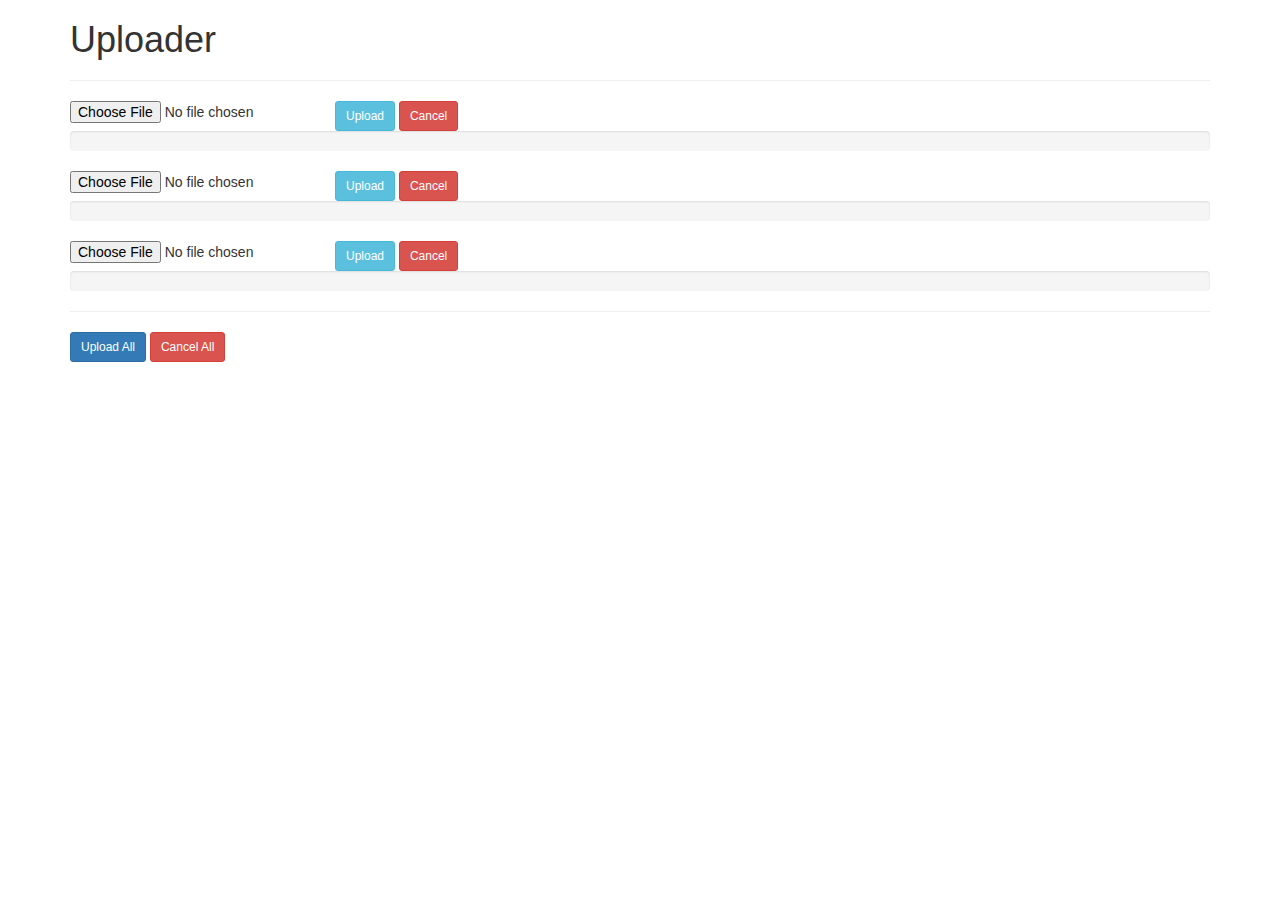
<file: business/index.html>
<!DOCTYPE html>
<html lang="en">
<head>
	<meta charset="UTF-8">
	<title>Upload</title>
	<script src="//ajax.googleapis.com/ajax/libs/jquery/1.11.0/jquery.min.js"></script>
	<link rel="stylesheet" href="//netdna.bootstrapcdn.com/bootstrap/3.1.1/css/bootstrap.min.css">

	<style>
		input[type=file]{
			float:left;
		}
	</style>
</head>
<body>

	<div class="container">

		<h1>Uploader</h1>
		<hr>
		<form action="#">
			<input type="file" name="image" >
			<button class="btn btn-sm btn-info upload" type="submit">Upload</button>
			<button type="button" class="btn btn-sm btn-danger cancel">Cancel</button>

			<div class="progress progress-striped active">
				<div class="progress-bar" style="width:0%"></div>
			</div>
		</form>

		<form action="#">
			<input type="file" name="image" >
			<button class="btn btn-sm btn-info upload" type="submit">Upload</button>
			<button type="button" class="btn btn-sm btn-danger cancel">Cancel</button>

			<div class="progress progress-striped active">
				<div class="progress-bar" style="width:0%"></div>
			</div>
		</form>

		<form action="#">
			<input type="file" name="image" >
			<button class="btn btn-sm btn-info upload" type="submit">Upload</button>
			<button type="button" class="btn btn-sm btn-danger cancel">Cancel</button>

			<div class="progress progress-striped active">
				<div class="progress-bar" style="width:0%"></div>
			</div>
		</form>

		<hr>

		<button class="btn btn-sm btn-primary upload-all">Upload All</button>
		<button class="btn btn-sm btn-danger cancel-all">Cancel All</button>

	</div><!-- end .container -->

	<script>
		$('.upload-all').click(function(){
			//submit all form
			$('form').submit();
		});

		$('.cancel-all').click(function(){
			//submit all form
			$('form .cancel').click();
		});

		$(document).on('submit','form',function(e){
			e.preventDefault();

			$form = $(this);

			uploadImage($form);

		});

		function uploadImage($form){
			$form.find('.progress-bar').removeClass('progress-bar-success')
										.removeClass('progress-bar-danger');

			var formdata = new FormData($form[0]); //formelement
			var request = new XMLHttpRequest();

			//progress event...
			request.upload.addEventListener('progress',function(e){
				var percent = Math.round(e.loaded/e.total * 100);
				$form.find('.progress-bar').width(percent+'%').html(percent+'%');
			});

			//progress completed load event
			request.addEventListener('load',function(e){
				$form.find('.progress-bar').addClass('progress-bar-success').html('upload completed....');
			});

			request.open('post', 'server.php');
			request.send(formdata);

			$form.on('click','.cancel',function(){
				request.abort();

				$form.find('.progress-bar')
					.addClass('progress-bar-danger')
					.removeClass('progress-bar-success')
					.html('upload aborted...');
			});

		}

		//thanks for watching........
		//code on git........

		//subscribe, share, like, comment.............

	</script>
</body>
</html>
</file>
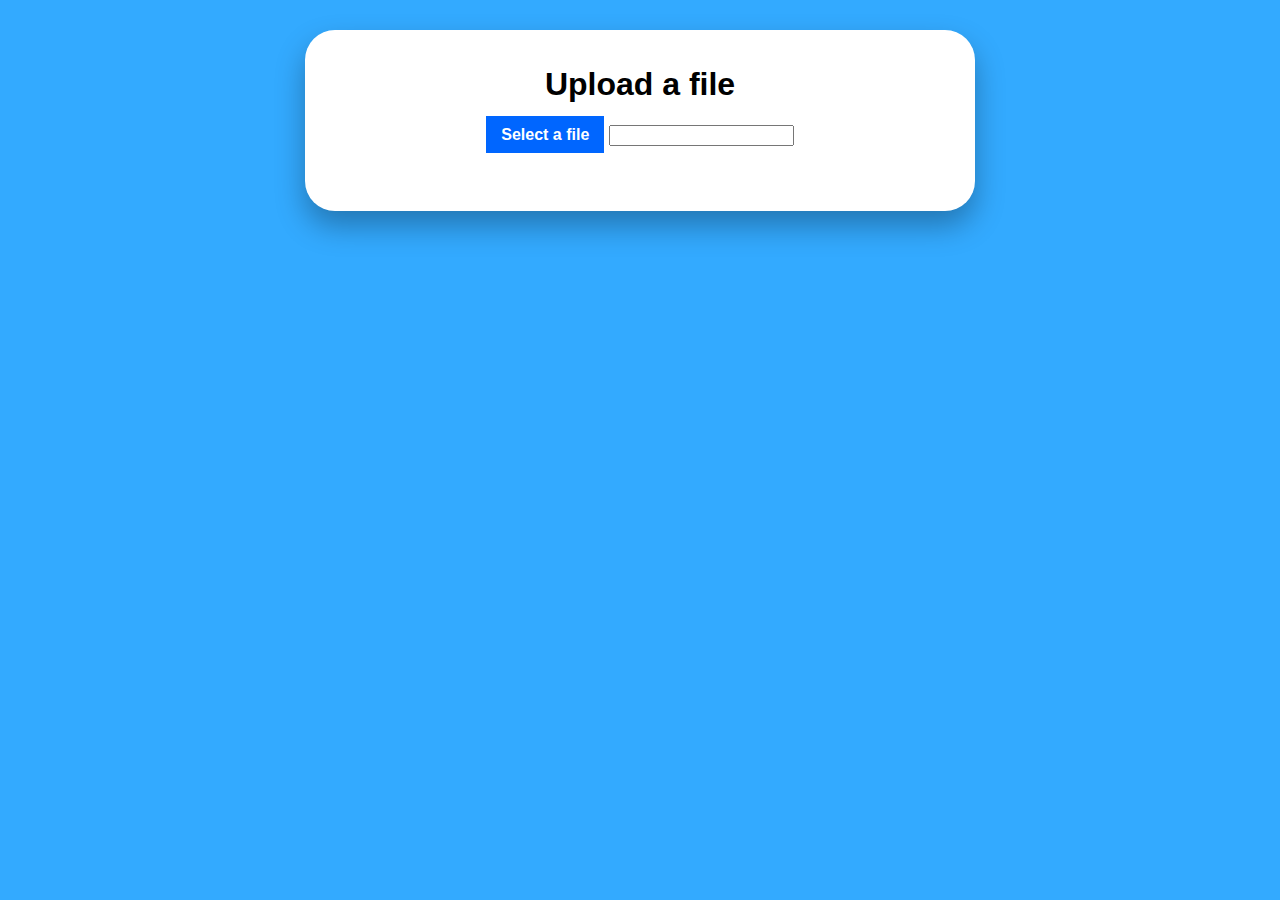
<file: ff/index.html>
<!DOCTYPE html>
<html lang="en">
    <head>
        <meta charset="utf-8">
        <title>File Upload Progress Bar</title>
        <link rel="stylesheet" href="styles.css">
    </head>
    <body>
        <main>
            <h1>Upload a file</h1>
            <p>
                <input type="file" id="file-input">
		
                <label for="file-input">Select a file</label>
 <input type="text" id="file-text">

            </p>
            <p>
                <progress id="upload-progress"></progress>
            </p>
            <p id="message"></p>
        </main>
        <script src="file-upload-progress-bar.js"></script>
    </body>
</html>
</file>
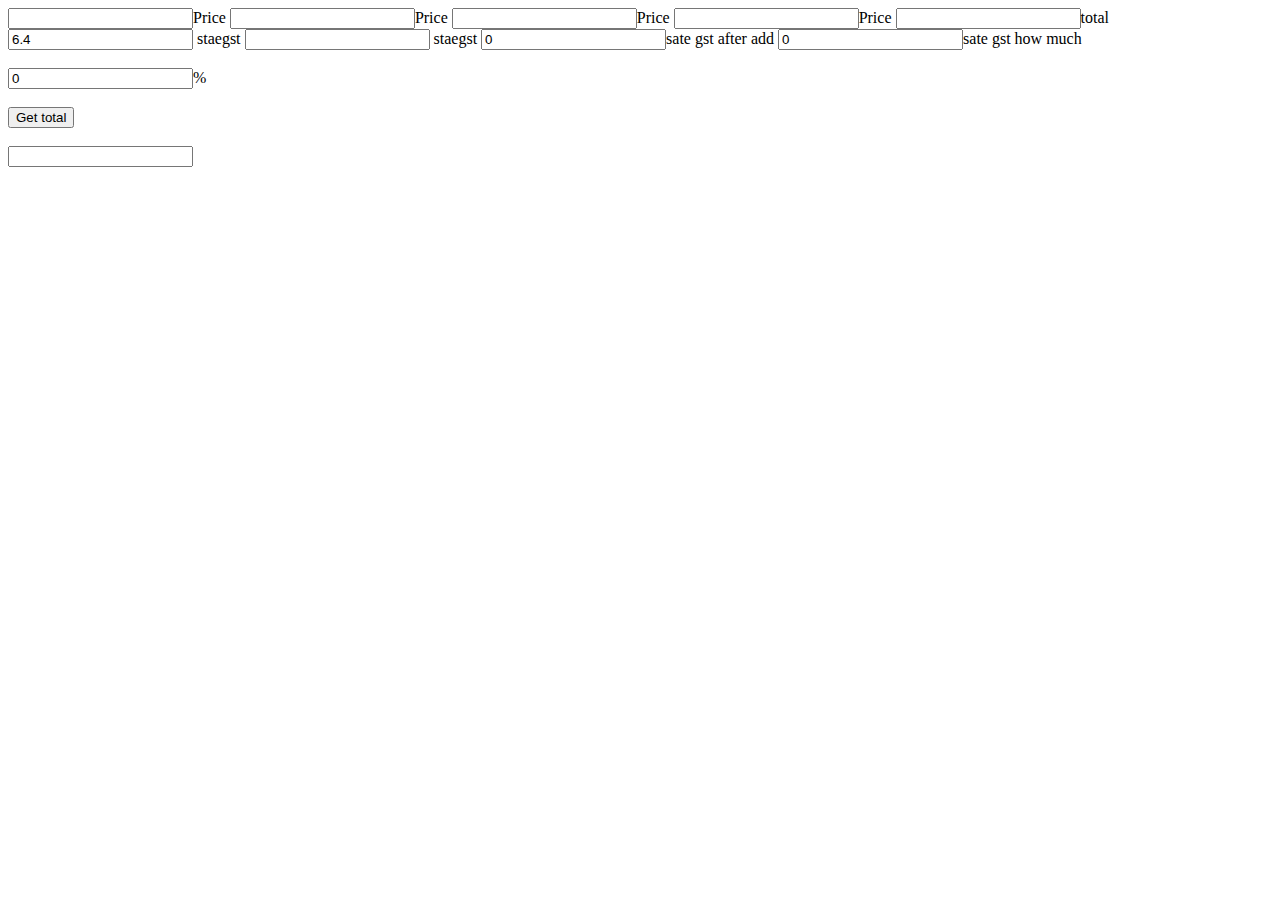
<file: diff.html>
<html>
<body>
    <input class="form-control" name="price" id="price">Price
  <input class="form-control" id="price" name="price">Price
  <input class="form-control" id="price" name="price">Price
  <input class="form-control" id="price" name="price">Price
 <input type='text'      id='totalPrice' class="form-control1" name="total"  />total
  <input type='text'      id='state' class="form-control1"  value="6.4" /> staegst
  <input type='text'      id='jjjstate' class="form-control1"  /> staegst

  <input id="stategst" value="0" class="form-control1">sate gst after add
   <input id="statehow" value="0">sate gst how much
                                      
    <br><br>
    <input id="discount" value="0">%
    <br><br>
    <button onclick="getPrice()">
Get total
</button>
    <br><br>
    <input readonly id="total">
<script src="https://ajax.googleapis.com/ajax/libs/jquery/1.7.1/jquery.min.js "></script>
 
<script>
// we used jQuery 'keyup' to trigger the computation as the user type
 
$('.form-control').keyup(function () {
    var arr = document.getElementsByName('price');
    var tots=0;
    for(var i=0;i<arr.length;i++){
        if(parseInt(arr[i].value))
            tots += parseInt(arr[i].value);
    }
    document.getElementById('totalPrice').value = tots;


 var numVal1 = Number(document.getElementById("totalPrice").value);
            var numVal2 = Number(document.getElementById("state").value) / 100;
	 var statehow = numVal1 * numVal2
            var totalValue = numVal1 + (numVal1 * numVal2)
            document.getElementById("stategst").value = totalValue.toFixed(2);
      document.getElementById("statehow").value = statehow.toFixed(2);


});
</script>
<script>
// we used jQuery 'keyup' to trigger the computation as the user type
 
$('.form-control1').keyup(function () {
 
    var numVal1 = Number(document.getElementById("totalPrice").value);
            var numVal2 = Number(document.getElementById("state").value) / 100;
	 var statehow = numVal1 * numVal2
            var totalValue = numVal1 + (numVal1 * numVal2)
            document.getElementById("stategst").value = totalValue.toFixed(2);
      document.getElementById("statehow").value = statehow.toFixed(2);
     
});
</script>
    <script>
        getPrice = function() {
            var numVal1 = Number(document.getElementById("stategst").value);
            var numVal2 = Number(document.getElementById("discount").value) / 100;
            var totalValue = numVal1 - (numVal1 * numVal2)
            document.getElementById("total").value = totalValue.toFixed(2);
        }
    </script>
</body>
</html>
</file>
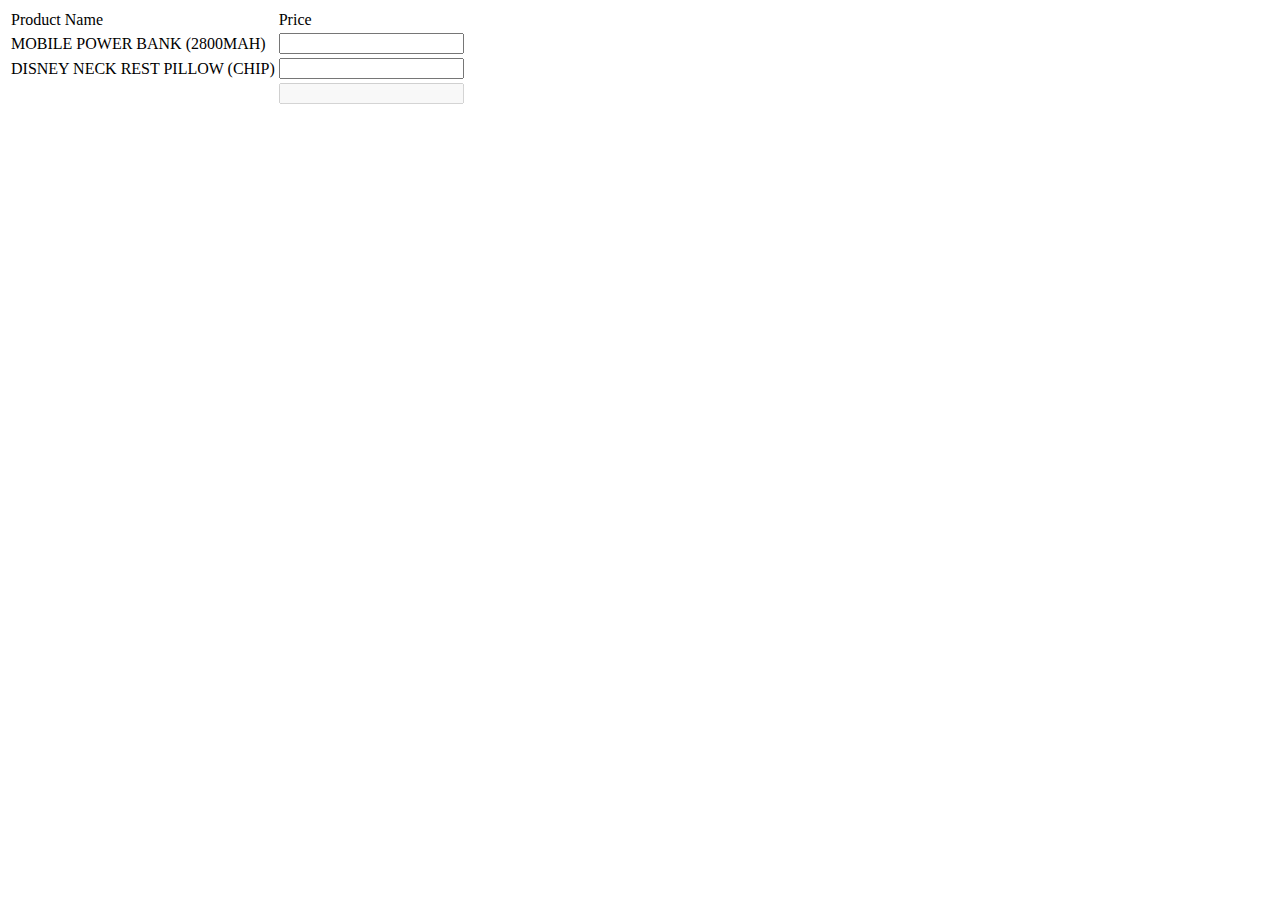
<file: sum.html>
<html>
    <head>
        <title>jQuery Sum Demo</title>
    </head>
<body>
 
<table>
    <tr>
        <td>Product Name</td>
        <td>Price</td>
    </tr>
     
    <tr>
        <td>MOBILE POWER BANK (2800MAH)</td>
        <td><input type='text' class='price' class='prices' id='price'  /></td>
    </tr>
     
    <tr>
        <td>DISNEY NECK REST PILLOW (CHIP)</td>
        <td><input type='text' class='price' class='prices' id='price' /></td>
    
     
    <tr>
        <td></td>
        <td><input type='text'  id='totalPrice' disabled /></td>
    </tr>
</table>
 
<script src="https://ajax.googleapis.com/ajax/libs/jquery/1.7.1/jquery.min.js "></script>
 
<script>
// we used jQuery 'keyup' to trigger the computation as the user type

 
$('.price').keyup(function () {
 
    // initialize the sum (total price) to zero
    var sum = 0;
     
    // we use jQuery each() to loop through all the textbox with 'price' class
    // and compute the sum for each loop
    $('.price').each(function() {
        sum += Number($(this).val());
    });
     
    // set the computed value to 'totalPrice' textbox
    $('#totalPrice').val(sum);
     
});
</script>
 
</body>
</html>
</file>
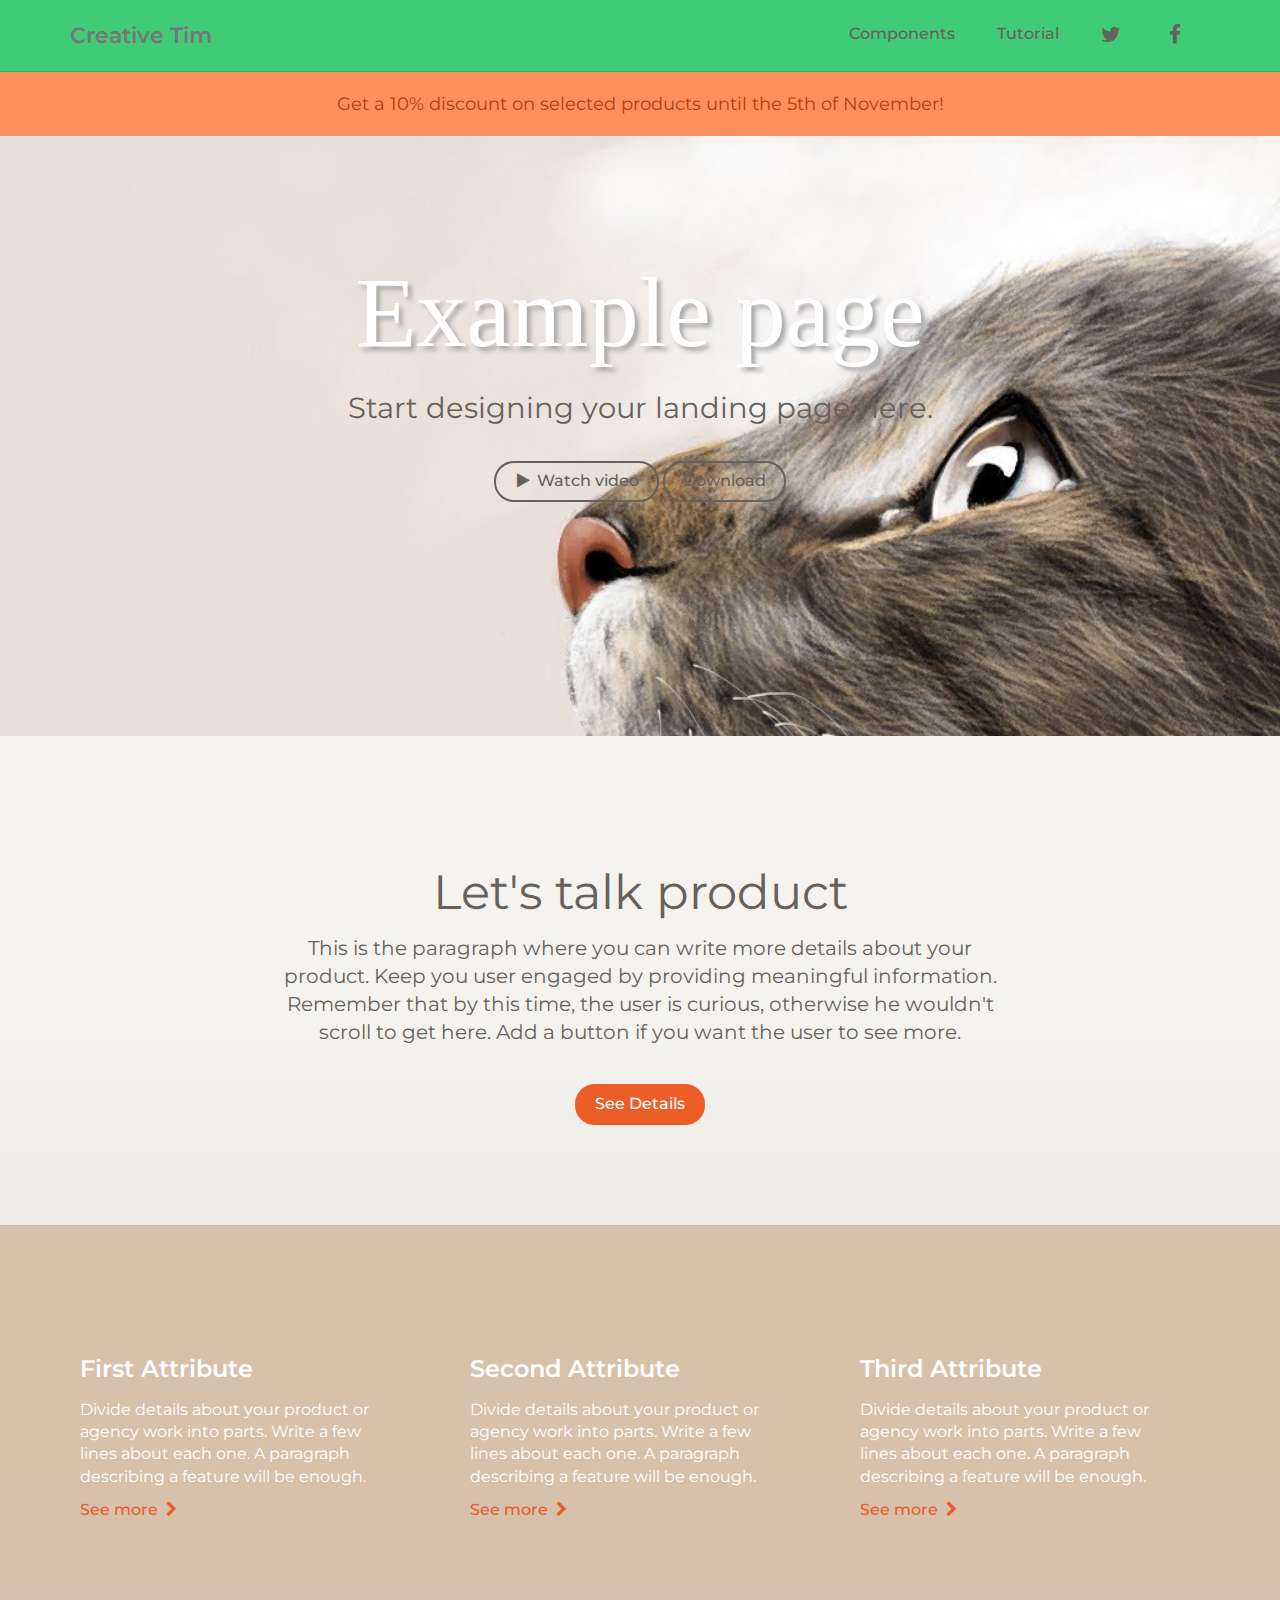
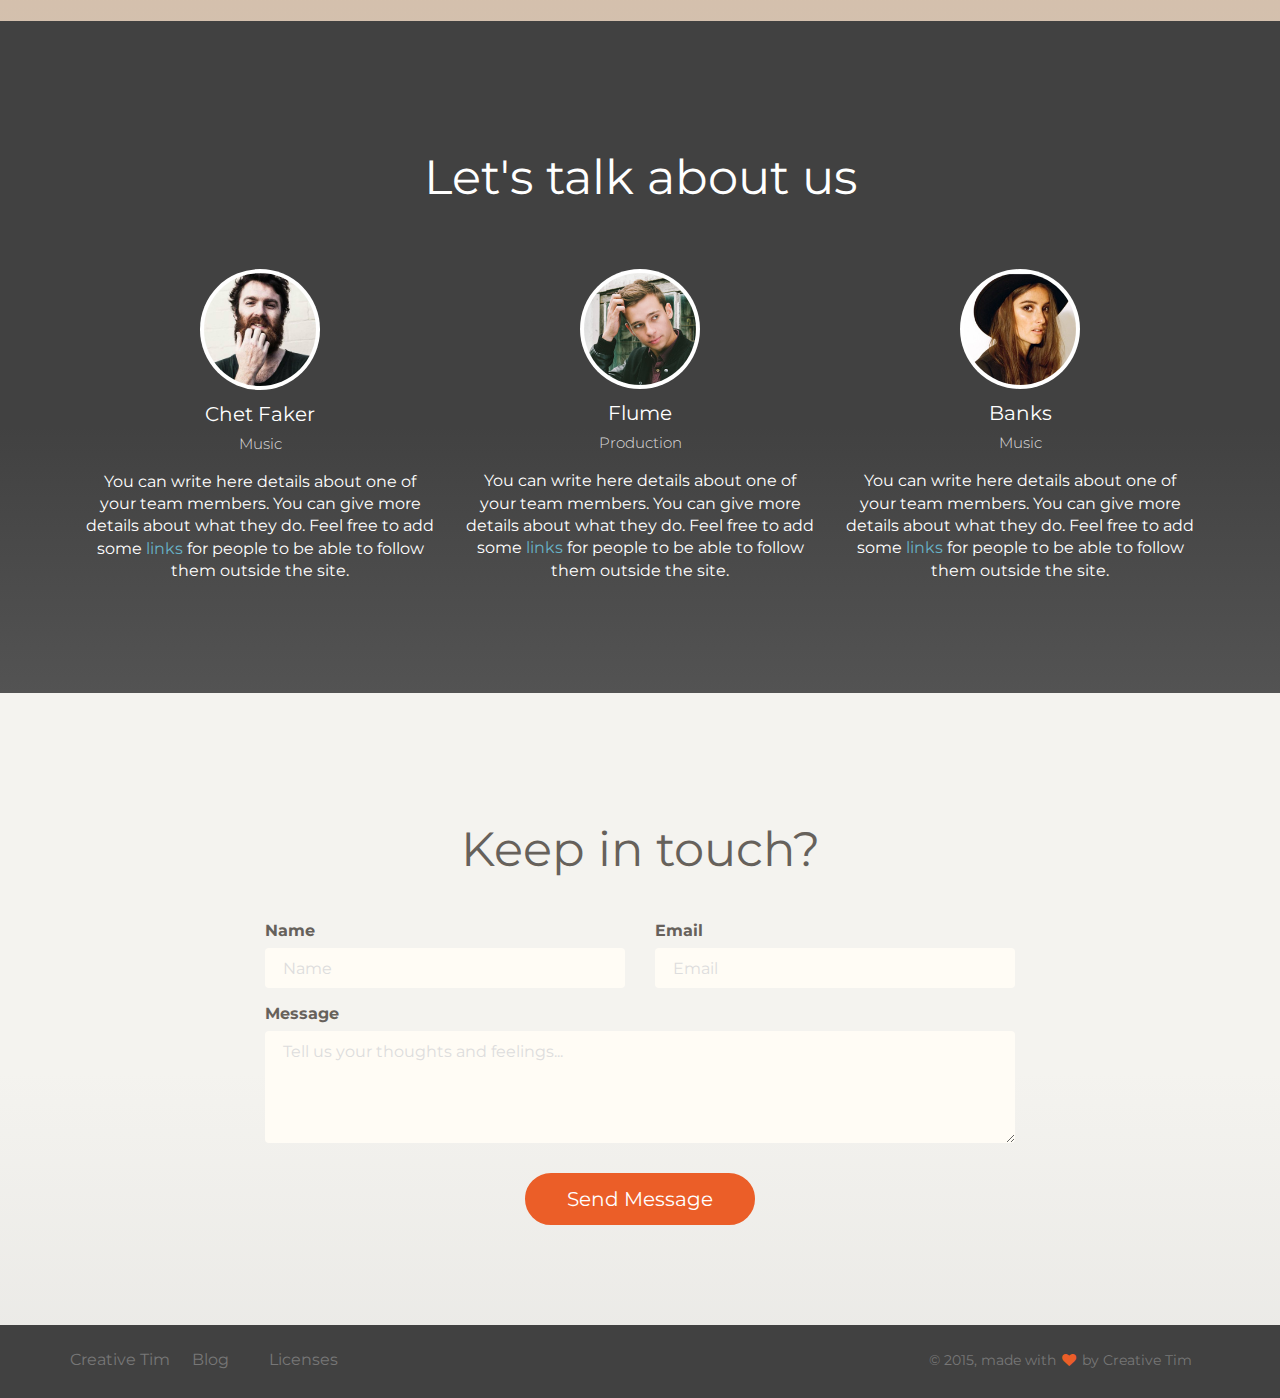
<file: examples/landing.html>
<!doctype html>
<html lang="en">
<head>
	<meta charset="utf-8" />
	<link rel="icon" type="image/png" href="../assets/paper_img/favicon.ico">
	<meta http-equiv="X-UA-Compatible" content="IE=edge,chrome=1" />
	
	<title>Paper Kit by Creative Tim</title>

	<meta content='width=device-width, initial-scale=1.0, maximum-scale=1.0, user-scalable=0' name='viewport' />
    <meta name="viewport" content="width=device-width" />
    
    <link href="../bootstrap3/css/bootstrap.css" rel="stylesheet" />
    <link href="../assets/css/ct-paper.css" rel="stylesheet"/>
    <link href="../assets/css/demo.css" rel="stylesheet" /> 
    <link href="../assets/css/examples.css" rel="stylesheet" /> 
        
    <!--     Fonts and icons     -->
    <link href="http://maxcdn.bootstrapcdn.com/font-awesome/4.2.0/css/font-awesome.min.css" rel="stylesheet">
    <link href='http://fonts.googleapis.com/css?family=Montserrat' rel='stylesheet' type='text/css'>
    <link href='http://fonts.googleapis.com/css?family=Open+Sans:400,300' rel='stylesheet' type='text/css'>
      
</head>
<body>
    
    <nav class="navbar navbar-default" role="navigation-demo" id="demo-navbar">
      <div class="container">
        <!-- Brand and toggle get grouped for better mobile display -->
        <div class="navbar-header">
          <button type="button" class="navbar-toggle" data-toggle="collapse" data-target="#navigation-example-2">
            <span class="sr-only">Toggle navigation</span>
            <span class="icon-bar"></span>
            <span class="icon-bar"></span>
            <span class="icon-bar"></span>
          </button>
          <a class="navbar-brand" href="www.creative-tim.com">Creative Tim</a>
        </div>
    
        <!-- Collect the nav links, forms, and other content for toggling -->
        <div class="collapse navbar-collapse" id="navigation-example-2">
          <ul class="nav navbar-nav navbar-right">
            <li>
                <a href="#" class="btn btn-simple">Components</a>
            </li>
            <li>
                <a href="#" class="btn btn-simple">Tutorial</a>
            </li>
            <li>
                <a href="#" target="_blank" class="btn btn-simple"><i class="fa fa-twitter"></i></a>
            </li>
            <li>
                <a href="#" target="_blank" class="btn btn-simple"><i class="fa fa-facebook"></i></a>
            </li>
           </ul>
        </div><!-- /.navbar-collapse -->
      </div><!-- /.container-->
    </nav>         
    <div class="alert alert-danger landing-alert">
         <div class="container text-center">
             <h5>Get a 10% discount on selected products until the 5th of November!</h5>
        </div>
    </div>
    
    <div class="wrapper">
        <div class="landing-header" style="background-image: url('../assets/paper_img/cat.jpg');">
            <div class="container">
                <div class="motto">
                    <h1 class="title-uppercase">Example page</h1>
                    <h3>Start designing your landing page here.</h3>
                    <br />
                    <a href="https://www.youtube.com/watch?v=dQw4w9WgXcQ" class="btn"><i class="fa fa-play"></i>Watch video</a>
                    <a class="btn">Download</a>
                </div>
            </div>    
        </div>
        <div class="main">
            <div class="section text-center landing-section">
                <div class="container">
                    <div class="row">
                        <div class="col-md-8 col-md-offset-2">
                            <h2>Let's talk product</h2>
                            <h5>This is the paragraph where you can write more details about your product. Keep you user engaged by providing meaningful information. Remember that by this time, the user is curious, otherwise he wouldn't scroll to get here. Add a button if you want the user to see more.</h5>
                            <br />
                            <a href="#" class="btn btn-danger btn-fill">See Details</a>
                        </div>
                    </div>
                </div>
            </div>  
            
            <div class="section section-light-brown landing-section">
                <div class="container">
                    <div class="row">
                        <div class="col-md-4 column">
                            <h4>First Attribute</h4>
                            <p>Divide details about your product or agency work into parts. Write a few lines about each one. A paragraph describing a feature will be enough.</p>
                            <a class="btn btn-danger btn-simple" href="#">See more <i class="fa fa-chevron-right"></i></a>
                        </div>
                        <div class="col-md-4 column">
                            <h4>Second Attribute</h4>
                            <p>Divide details about your product or agency work into parts. Write a few lines about each one. A paragraph describing a feature will be enough.</p>
                            <a class="btn btn-danger btn-simple" href="#">See more <i class="fa fa-chevron-right"></i></a>
                        </div>
                        <div class="col-md-4 column">
                            <h4>Third Attribute</h4>
                            <p>Divide details about your product or agency work into parts. Write a few lines about each one. A paragraph describing a feature will be enough.</p>
                            <a class="btn btn-danger btn-simple" href="#">See more <i class="fa fa-chevron-right"></i></a>
                        </div>
                    </div>
                </div>
            </div>
            
            <div class="section section-dark text-center landing-section">
                <div class="container">
                    <h2>Let's talk about us</h2>
                    <div class="col-md-4">
                        <div class="team-player">
                            <img src="../assets/paper_img/chet_faker_2.jpg" alt="Thumbnail Image" class="img-circle img-responsive">
                            <h5>Chet Faker <br /><small class="text-muted">Music</small></h5>
                            <p>You can write here details about one of your team members. You can give more details about what they do. Feel free to add some <a href="#">links</a> for people to be able to follow them outside the site.</p>
                        </div>
                    </div>
                    <div class="col-md-4">
                        <div class="team-player">
                            <img src="../assets/paper_img/flume.jpg" alt="Thumbnail Image" class="img-circle img-responsive">
                            <h5>Flume <br /><small class="text-muted">Production</small></h5>
                            <p>You can write here details about one of your team members. You can give more details about what they do. Feel free to add some <a href="#">links</a> for people to be able to follow them outside the site.</p>
                        </div>
                    </div>
                    <div class="col-md-4">
                        <div class="team-player">
                            <img src="../assets/paper_img/banks.jpg" alt="Thumbnail Image" class="img-circle img-circle img-responsive">
                            <h5>Banks <br /><small class="text-muted">Music</small></h5>
                            <p>You can write here details about one of your team members. You can give more details about what they do. Feel free to add some <a href="#">links</a> for people to be able to follow them outside the site.</p>
                        </div>
                    </div>
                </div>
            </div>
            
            <div class="section landing-section">
                <div class="container">
                    <div class="row">
                        <div class="col-md-8 col-md-offset-2">
                            <h2 class="text-center">Keep in touch?</h2>
                            <form class="contact-form">
                                <div class="row">
                                    <div class="col-md-6">
                                        <label>Name</label>
                                        <input class="form-control" placeholder="Name">
                                    </div>
                                    <div class="col-md-6">
                                        <label>Email</label>
                                        <input class="form-control" placeholder="Email">
                                    </div>
                                </div>
                                <label>Message</label>
                                <textarea class="form-control" rows="4" placeholder="Tell us your thoughts and feelings..."></textarea>
                                <div class="row">
                                    <div class="col-md-4 col-md-offset-4">
                                        <button class="btn btn-danger btn-block btn-lg btn-fill">Send Message</button>
                                    </div>
                                </div>
                            </form>
                        </div>
                    </div>
                    
                </div>
            </div>
        </div>     
    </div>
    
    <footer class="footer-demo section-dark">
        <div class="container">
            <nav class="pull-left">
                <ul>
    
                    <li>
                        <a href="http://www.creative-tim.com">
                            Creative Tim
                        </a>
                    </li>
                    <li>
                        <a href="http://blog.creative-tim.com">
                           Blog
                        </a>
                    </li>
                    <li>
                        <a href="http://www.creative-tim.com/product/rubik">
                            Licenses 
                        </a>
                    </li>
                </ul>
            </nav>
            <div class="copyright pull-right">
                &copy; 2015, made with <i class="fa fa-heart heart"></i> by Creative Tim
            </div>
        </div>
    </footer>

</body>

<script src="../assets/js/jquery-1.10.2.js" type="text/javascript"></script>
<script src="../assets/js/jquery-ui-1.10.4.custom.min.js" type="text/javascript"></script>

<script src="../bootstrap3/js/bootstrap.js" type="text/javascript"></script>

<!--  Plugins -->
<script src="../assets/js/ct-paper-checkbox.js"></script>
<script src="../assets/js/ct-paper-radio.js"></script>
<script src="../assets/js/bootstrap-select.js"></script>
<script src="../assets/js/bootstrap-datepicker.js"></script>

<script src="../assets/js/ct-paper.js"></script>
    
</html>
</file>
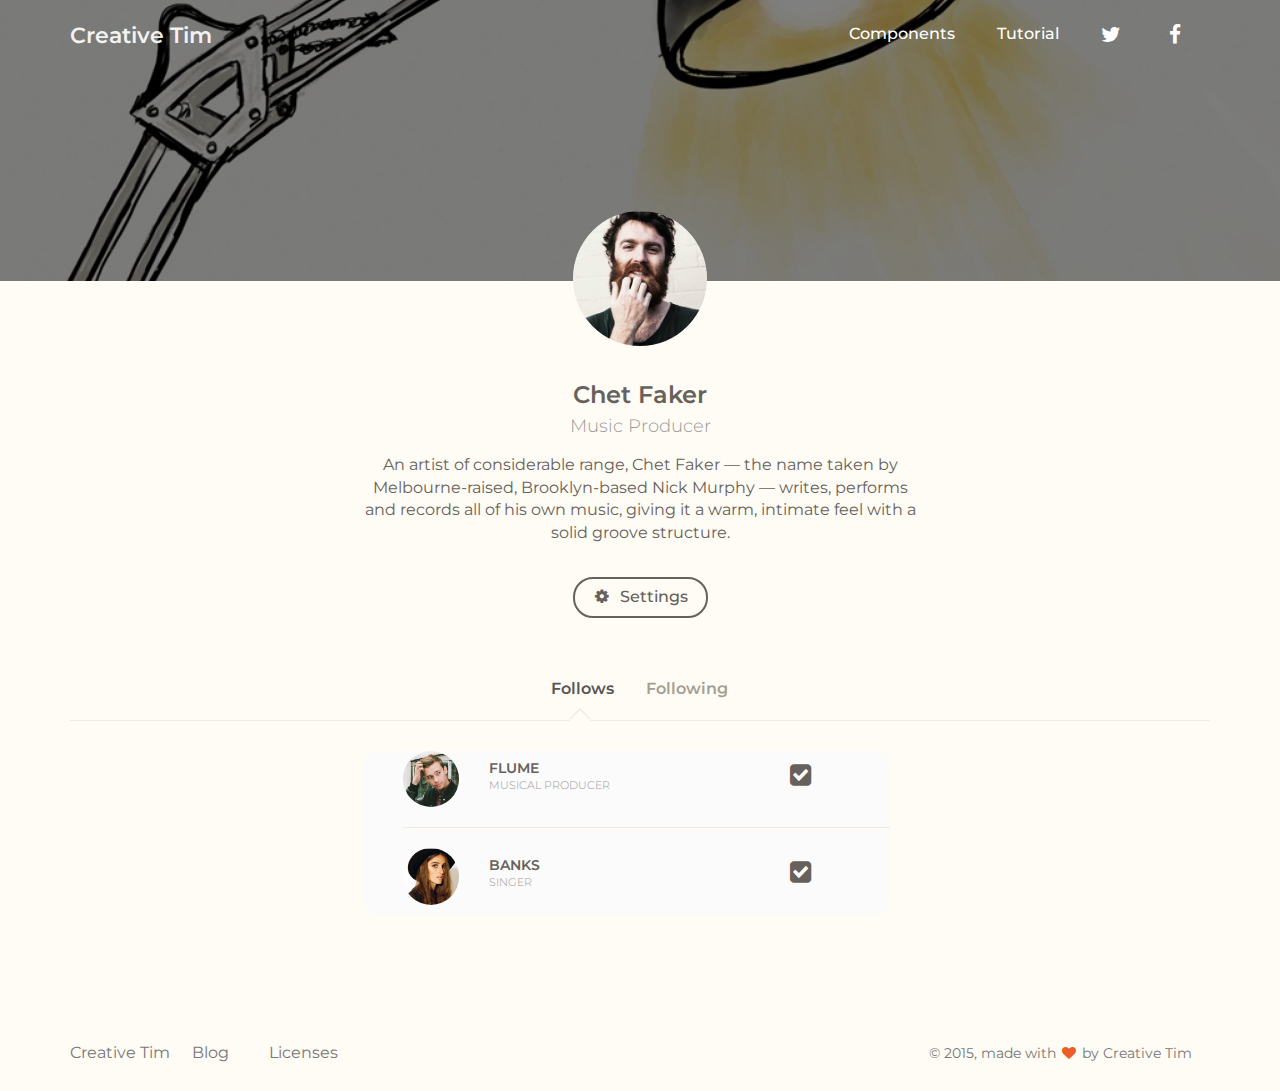
<file: examples/profile.html>
<!doctype html>
<html lang="en">
<head>
	<meta charset="utf-8" />
	<link rel="icon" type="image/png" href="../assets/paper_img/favicon.ico">
	<meta http-equiv="X-UA-Compatible" content="IE=edge,chrome=1" />
	
	<title>Paper Kit by Creative Tim</title>

	<meta content='width=device-width, initial-scale=1.0, maximum-scale=1.0, user-scalable=0' name='viewport' />
    <meta name="viewport" content="width=device-width" />
    
    <link href="../bootstrap3/css/bootstrap.css" rel="stylesheet" />
    <link href="../assets/css/ct-paper.css" rel="stylesheet"/>
    <link href="../assets/css/demo.css" rel="stylesheet" /> 
    <link href="../assets/css/examples.css" rel="stylesheet" /> 
        
    <!--     Fonts and icons     -->
    <link href="http://maxcdn.bootstrapcdn.com/font-awesome/4.2.0/css/font-awesome.min.css" rel="stylesheet">
    <link href='http://fonts.googleapis.com/css?family=Montserrat' rel='stylesheet' type='text/css'>
    <link href='http://fonts.googleapis.com/css?family=Open+Sans:400,300' rel='stylesheet' type='text/css'>
      
</head>
<body>
    <nav class="navbar navbar-ct-transparent navbar-relative " role="navigation-demo" id="register-navbar">
      <div class="container">
        <!-- Brand and toggle get grouped for better mobile display -->
        <div class="navbar-header">
          <button type="button" class="navbar-toggle" data-toggle="collapse" data-target="#navigation-example-2">
            <span class="sr-only">Toggle navigation</span>
            <span class="icon-bar"></span>
            <span class="icon-bar"></span>
            <span class="icon-bar"></span>
          </button>
          <a class="navbar-brand" href="www.creative-tim.com">Creative Tim</a>
        </div>
    
        <!-- Collect the nav links, forms, and other content for toggling -->
        <div class="collapse navbar-collapse" id="navigation-example-2">
          <ul class="nav navbar-nav navbar-right">
            <li>
                <a href="#" class="btn btn-simple">Components</a>
            </li>
            <li>
                <a href="#" class="btn btn-simple">Tutorial</a>
            </li>
            <li>
                <a href="#" target="_blank" class="btn btn-simple"><i class="fa fa-twitter"></i></a>
            </li>
            <li>
                <a href="#" target="_blank" class="btn btn-simple"><i class="fa fa-facebook"></i></a>
            </li>
           </ul>
        </div><!-- /.navbar-collapse -->
      </div><!-- /.container-->
    </nav> 
    
    <div class="wrapper">
        <div class="profile-background"> 
            <div class="filter-black"></div>  
        </div>
        <div class="profile-content section-nude">
            <div class="container">
                <div class="row owner">
                    <div class="col-md-2 col-md-offset-5 col-sm-4 col-sm-offset-4 col-xs-6 col-xs-offset-3 text-center">
                        <div class="avatar">
                            <img src="../assets/paper_img/chet_faker_2.jpg" alt="Circle Image" class="img-circle img-no-padding img-responsive">
                        </div>
                        <div class="name">
                            <h4>Chet Faker<br /><small>Music Producer</small></h4>
                        </div>
                    </div>
                </div>
                <div class="row">
                    <div class="col-md-6 col-md-offset-3 text-center">
                        <p>An artist of considerable range, Chet Faker — the name taken by Melbourne-raised, Brooklyn-based Nick Murphy — writes, performs and records all of his own music, giving it a warm, intimate feel with a solid groove structure. </p>
                        <br />
                        <btn class="btn"><i class="fa fa-cog"></i> Settings</btn>
                    </div>
                </div>
                <div class="profile-tabs">
                    <div class="nav-tabs-navigation">
                        <div class="nav-tabs-wrapper">
                            <ul id="tabs" class="nav nav-tabs" data-tabs="tabs">
                                <li class="active"><a href="#follows" data-toggle="tab">Follows</a></li>
                                <li><a href="#following" data-toggle="tab">Following</a></li>
<!--                                 <li><a href="#following" data-toggle="tab">Following</a></li> -->
                            </ul>
                        </div>
                    </div>
                    <div id="my-tab-content" class="tab-content">
                        <div class="tab-pane active" id="follows">
                            <div class="row">
                                <div class="col-md-6 col-md-offset-3">
                                    <ul class="list-unstyled follows">
                                        <li>
                                            <div class="row">
                                                <div class="col-md-2 col-md-offset-0 col-xs-3 col-xs-offset-2">
                                                    <img src="../assets/paper_img/flume.jpg" alt="Circle Image" class="img-circle img-no-padding img-responsive">
                                                </div>
                                                <div class="col-md-7 col-xs-4">
                                                    <h6>Flume<br /><small>Musical Producer</small></h6>
                                                </div>
                                                <div class="col-md-3 col-xs-2">
                                                    <div class="unfollow" rel="tooltip" title="Unfollow">
                                                        <label class="checkbox" for="checkbox1" >
                                                            <input type="checkbox" value="" id="checkbox1" data-toggle="checkbox" checked>
                                                        </label>
                                                    </div>
                                                </div>
                                            </div>
                                        </li>
                                        <hr />
                                        <li>
                                            <div class="row">
                                                <div class="col-md-2 col-md-offset-0 col-xs-3 col-xs-offset-2">
                                                    <img src="../assets/paper_img/banks.jpg" alt="Circle Image" class="img-circle img-no-padding img-responsive">
                                                </div>
                                                <div class="col-md-7 col-xs-4">
                                                    <h6>Banks<br /><small>Singer</small></h6>
                                                </div>
                                                <div class="col-md-3 col-xs-2">
                                                    <div class="unfollow" rel="tooltip" title="Unfollow">
                                                        <label class="checkbox" for="checkbox1" >
                                                            <input type="checkbox" value="" id="checkbox1" data-toggle="checkbox" checked>
                                                        </label>
                                                    </div>
                                                </div>
                                            </div>
                                        </li>
                                    </ul>
                                </div>
                            </div>
                        </div>
                        <div class="tab-pane text-center" id="following">
                            <h3 class="text-muted">Not following anyone yet :(</h3>
                            <btn class="btn btn-warning btn-fill">Find artists</btn>
                        </div>
                    </div>
                    
                </div>        
            </div>
        </div>
    </div> 
    <footer class="footer-demo section-nude">
        <div class="container">
            <nav class="pull-left">
                <ul>
    
                    <li>
                        <a href="http://www.creative-tim.com">
                            Creative Tim
                        </a>
                    </li>
                    <li>
                        <a href="http://blog.creative-tim.com">
                           Blog
                        </a>
                    </li>
                    <li>
                        <a href="http://www.creative-tim.com/product/rubik">
                            Licenses 
                        </a>
                    </li>
                </ul>
            </nav>
            <div class="copyright pull-right">
                &copy; 2015, made with <i class="fa fa-heart heart"></i> by Creative Tim
            </div>
        </div>
    </footer>

    
</body>

<script src="../assets/js/jquery-1.10.2.js" type="text/javascript"></script>
<script src="../assets/js/jquery-ui-1.10.4.custom.min.js" type="text/javascript"></script>

<script src="../bootstrap3/js/bootstrap.js" type="text/javascript"></script>

<!--  Plugins -->
<script src="../assets/js/ct-paper-checkbox.js"></script>
<script src="../assets/js/ct-paper-radio.js"></script>
<script src="../assets/js/bootstrap-select.js"></script>
<script src="../assets/js/bootstrap-datepicker.js"></script>

<script src="../assets/js/ct-paper.js"></script>

</html>
</file>
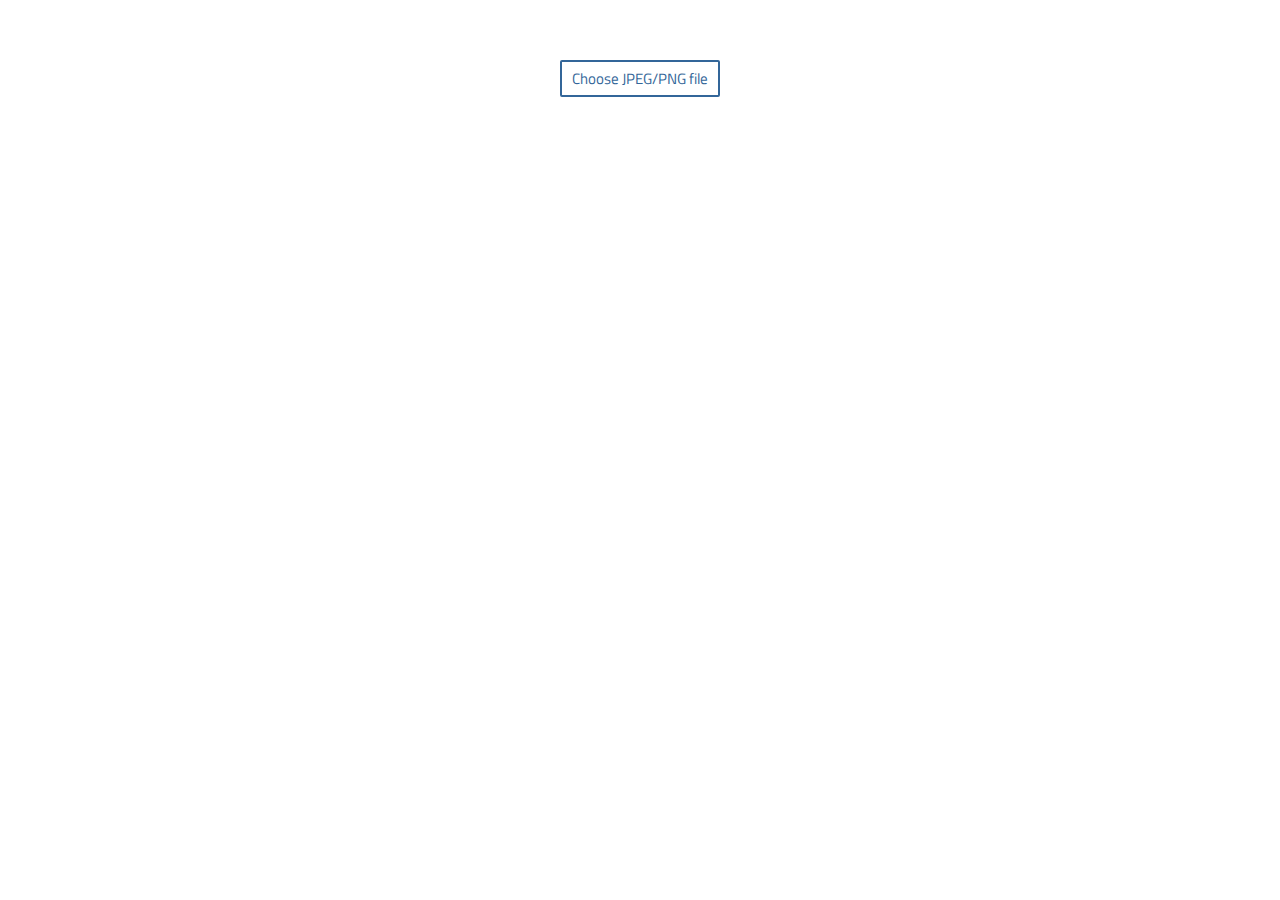
<file: New Folder (6)/upload.html>
<!DOCTYPE html>
<html>
<head>
<meta http-equiv="Content-Type" content="text/html; charset=UTF-8" />
<link href='https://fonts.googleapis.com/css?family=Titillium+Web:400' rel='stylesheet' type='text/css'>
<style type="text/css">

body {
	margin: 0;
	font-family: "Titillium Web";
	font-size: 15px;
}

#container {
	width: 650px;
	margin: 60px auto;
}

#upload-choose-container {
	
}

#upload-file {
	display: none;
}

button {
	background-color: white;
	color: #336699;
	border: 2px solid #336699;
	font-family: inherit;
	outline: none;
	min-width: 100px;
	padding: 5px 10px;
	font-size: inherit;
	border-radius: 2px;
	cursor: pointer;
}

#choose-upload-button {
	display: block;
	margin: 0 auto;
}

#upload-file-final-container {
	display: none;
	text-align: center;
}

#file-name {
	color: #336699;
	display: inline-block;
	vertical-align: middle;
}

#upload-button {
	display: inline-block;
	vertical-align: middle;
	margin: 0 30px;
}

#cancel-button {
	display: inline-block;
	vertical-align: middle;
	color: #777777;
	border: 2px solid #777777;
}

#upload-progress {
	margin: 20px 0 0 0;
	text-align: center;
	display: none;
}

#error-message {
	display: none;
	text-align: center;
	color: #c0392b;
	margin: 20px 0 0 0;
}

</style>
</head>

<body>

<div id="container">
	<div id="upload-container">
		<div id="upload-choose-container">
			<input type="file" id="upload-file" accept="image/jpeg, image/png" />
			<button id="choose-upload-button">Choose JPEG/PNG file</button>
		</div>
		<div id="upload-file-final-container">
			<span id="file-name"></span><button id="upload-button">Upload</button><button id="cancel-button">Cancel</button>
		</div>
		<div id="upload-progress"><span id="upload-percentage"></span> % uploaded</div>
		<div id="error-message"></div>
	</div>
</div>

<script>


// Show the file browse dialog
document.querySelector('#choose-upload-button').addEventListener('click', function() {
	document.querySelector('#upload-file').click();
});


// When a new file is selected
document.querySelector('#upload-file').addEventListener('change', function() {
	var file = this.files[0],
		excel_mime_types = [ 'image/jpeg', 'image/png' ];
	
	document.querySelector('#error-message').style.display = 'none';
	
	// Validate MIME type
	if(excel_mime_types.indexOf(file.type) == -1) {
		document.querySelector('#error-message').style.display = 'block';
		document.querySelector('#error-message').innerText = 'Error : Only JPEG and PNG files allowed';
		return;
	}

	// Max 2 Mb allowed
	if(file.size > 2*1024*1024) {
		document.querySelector('#error-message').style.display = 'block';
		document.querySelector('#error-message').innerText = 'Error : Exceeded size 2MB';
		return;
	}

	document.querySelector('#upload-choose-container').style.display = 'none';
	document.querySelector('#upload-file-final-container').style.display = 'block';
	document.querySelector('#file-name').innerText = file.name;
});


// Cancel button event
document.querySelector('#cancel-button').addEventListener('click', function() {
	document.querySelector('#error-message').style.display = 'none';
	document.querySelector('#upload-choose-container').style.display = 'block';
	document.querySelector('#upload-file-final-container').style.display = 'none';

	document.querySelector('#upload-file').setAttribute('value', '');
});


// Upload via AJAX
document.querySelector('#upload-button').addEventListener('click', function() {
	var data = new FormData(),
		request;

    data.append('file', document.querySelector('#upload-file').files[0]);

    var request = new XMLHttpRequest();
    request.addEventListener('load', function(e) {
    	document.querySelector('#upload-progress').style.display = 'none';

    	if(request.response.error == 1) {
    		document.querySelector('#error-message').innerText = request.response.message;
    		document.querySelector('#error-message').style.display = 'block';
    	}
    	else if(request.response.error == 0) {
    		document.querySelector('#cancel-button').click();
    		alert('File uploaded successfully');
    	}
    });
    request.upload.addEventListener('progress', function(e) {
    	var percent_complete = (e.loaded / e.total)*100;
    	
    	document.querySelector('#upload-percentage').innerText = percent_complete;
    	document.querySelector('#upload-progress').style.display = 'block';
    });
    request.responseType = 'json';
    request.open('post', 'upload.php'); 
    request.send(data); 
});

</script>

</body>
</html>
</file>
<file: ff/styles.css>
:root {
    font-family: 'Comfortaa', sans-serif;
    font-size: 16px;
}

body {
    margin: 0;
    background-color: #3af;
}

main {
    margin: 30px auto;
    background-color: white;
    border-radius: 30px;
    padding: 15px;
    box-shadow: 0 15px 30px rgba(0, 0, 0, 0.3);
    width: 50%;
    text-align: center;
}

#file-input {
    display: none;
}

label[for='file-input'] {
    color: white;
    background-color: #06f;
    padding: 10px 15px;
    font-weight: bold;
    cursor: pointer;
}

label[for='file-input']:hover {
    background-color: #28f;
}

#file-input:disabled + label[for='file-input'] {
    background-color: #aaa;
    cursor: default;
}

#upload-progress {
    visibility: hidden;
}

#upload-progress.visible {
    visibility: visible;
}
</file>
<file: assets/css/demo.css>
.tim-row{
    margin-bottom: 20px;
}

.tim-white-buttons {
    background-color: #777777;
}
.tim-title{
    margin-top: 30px;
    margin-bottom: 25px;
    min-height: 32px;
}
.tim-title.text-center{
    margin-bottom: 50px;
}
.tim-typo{
    padding-left: 25%;
    margin-bottom: 40px;
    position: relative;
}
.tim-typo .tim-note{
    bottom: 10px;
    color: #c0c1c2;
    display: block;
    font-weight: 400;
    font-size: 13px;
    line-height: 13px;
    left: 0;
    margin-left: 20px;
    position: absolute;
    width: 260px;
}
.tim-row{
    padding-top: 50px;
}
.tim-row h3{
    margin-top: 0;
}
.switch{
    margin-right: 20px;
}
#navbar-full .navbar{
    border-radius: 0 !important;
    margin-bottom: 0;
    z-index: 2;
}
.space{
    height: 130px;
    display: block;
}
.space-110{
    height: 110px;
    display: block;
}
.space-50{
    height: 50px;
    display: block;
}
.space-70{
    height: 70px;
    display: block;
}
.navigation-example .img-src{
    background-attachment: scroll;
}

.main{
    background-color: #fff;
/*     position: relative; */

}
.navigation-example{
    background-image: url('../paper_img/red.jpg');
    background-position: center center;
    background-size: cover;
    background-attachment: fixed;
    margin-top:0;
}
#notifications{
    background-color: #FFFFFF;
    display: block;
    width: 100%;
    position: relative;
}
.tim-note{
    text-transform: capitalize;
}
.subscribe-form{
    padding-top: 20px;
}
.subscribe-form .form-control{

}

.space-100{
    height: 100px;
    display: block;
    width: 100%;
}

.be-social{
    padding-bottom: 20px;
/*     border-bottom: 1px solid #aaa; */
    margin: 0 auto 40px;
}
.txt-white{
    color: #FFFFFF;
}
.txt-gray{
    color: #ddd !important;
}
.footer-demo{
    background-attachment: fixed;
    position: relative;
    line-height: 20px;
}
.footer-demo nav > ul {
  list-style: none;
  margin: 0;
  padding: 0;
  font-weight: normal;
}
.footer-demo nav > ul > li{
    display: inline-block;
    padding: 10px 15px;
    margin: 15px 3px;
    line-height: 20px;
    text-align: center;
}
.footer-demo nav > ul > li:first-child{
    margin: 0;
    padding: 0;
}
.footer-demo nav > ul a:not(.btn) {
  color: #777777;
  display: block;
  margin-bottom: 3px;
}
.footer-demo nav > ul a:not(.btn):hover, .footer nav > ul a:not(.btn):focus {
  color: #E3E3E3;
}
.footer-demo .copyright {
  color: #777777;
  padding: 10px 15px;
  font-size: 14px;
  margin: 15px 3px;
  line-height: 20px;
  text-align: center;
}
.footer-demo .heart{
    color: #EB5E28;
}

.social-share{
    float: left;
    margin-right: 8px;
}
.social-share a{
    color: #FFFFFF;
}
#subscribe_email{
    border-radius: 0;
    border-left: 0;
    border-right: 0;
}
.pick-class-label{
    border-radius: 8px;
    color: #ffffff;
    cursor: pointer;
    display: inline-block;
    font-size: 75%;
    font-weight: bold;
    line-height: 1;
    margin-right: 10px;
    padding: 23px;
    text-align: center;
    vertical-align: baseline;
    white-space: nowrap;
}

.parallax{
  width:100%;
  height:570px;

  display: block;
  background-attachment: fixed;
    background-repeat:no-repeat;
    background-size:cover;
    background-position: center center;

}

.logo-container .logo{
    overflow: hidden;
    border-radius: 50%;
    border: 1px solid #333333;
    width: 50px;
    float: left;
}

.logo-container .brand{
    font-size: 18px;
    color: #FFFFFF;
    line-height: 20px;
    float: left;
    margin-left: 10px;
    margin-top: 5px;
    width: 50px;
    height: 50px;
}
.logo-container{
    margin-top: 10px;
}
.logo-container .logo img{
    width: 100%;
}
.navbar-small .logo-container .brand{
    color: #333333;
}
.demo-header{
    background-size: cover;
    background-color: #FF8F5E;
    background-position: center top;
    margin-top: -100px;
    min-height: 600px;
}
.demo-header-image{
    background-image: url('../paper_img/city.jpg');
}
.demo-header .motto{
    color: #FFFFFF;
    padding-top: 25vh;
    
	text-align: center;
    z-index: 3;
}
.demo-header .motto h3{
    margin-bottom: 0;

}
.separator{
    content: "Separator";
    color: #FFFFFF;
    display: block;
    width: 100%;
    padding: 20px;
}
.separator-line{
    background-color: #EEE;
    height: 1px;
    width: 100%;
    display: block;
}
.separator.separator-gray{
    background-color: #EEEEEE;
}
.social-buttons-demo .btn{
    margin-right: 5px;
    margin-bottom: 7px;
}

.img-container{
    width: 100%;
    overflow: hidden;
}
.img-container img{
    width: 100%;
}
.lightbox img{
    width: 100%;
}
.lightbox .modal-content{
    overflow: hidden;
}
.lightbox .modal-body{
    padding: 0;
}
@media screen and (min-width: 991px){
    .lightbox .modal-dialog{
        width: 960px;
    }
}

@media (max-width: 768px){
    .btn, .btn-morphing{
        margin-bottom: 10px;
    }
    .parallax .motto{
        top: 170px;
        margin-top: 0;
        font-size: 60px;
        width: 270px;
    }
}

.presentation .loader{
    opacity: 0;
    display: block;
    transition: all 0.4s;
    -webkit-transition: all 0.4s;
    position: fixed;
    left: 50%;
    top: 50%;
    z-index: 1031;
    margin-left: -32px;
    margin-top: -32px;
}
.presentation  .loader.visible{
    display: block;
    opacity: 1;
}
.presentation  .modal-content{
    background-color: transparent;
    box-shadow: 0 0 0;
}
.presentation .modal-backdrop.in{
    opacity: 0.45;
}
.presentation .preload-image{
    display: none;
    box-shadow: 0 0 15px rgba(0, 0, 0, 0.15), 0 0 1px 1px rgba(0, 0, 0, 0.1);
}
/*       Loading dots  */

/*      transitions */
.presentation .front, .presentation .front:after, .presentation .front .btn, .logo-container .logo, .logo-container .brand{
     -webkit-transition: all .2s;
    -moz-transition: all .2s;
    -o-transition: all .2s;
    transition: all .2s;
}
.presentation{

}
.presentation .section{
    padding: 100px 0;
}
.presentation .colors{
    padding: 100px 0;
}
.presentation > .description{
    padding-top: 20px;
}
.presentation .section-rotation{
    padding: 140px 0;
}
.presentation .section-images{
    padding: 80px 0;
}
.presentation .section-thin{
    padding: 0;
}
.presentation .section-pay{
    padding-top: 20px;
}
.presentation .colors{
    padding: 70px 0;
    z-index: 7;
    position: relative;
    margin-top: -300px;
}
.presentation .colors{
    border-top: 1px solid #DDDDDD;
}
.presentation .card-container{
     -webkit-perspective: 800px;
    -moz-perspective: 800px;
    -o-perspective: 800px;
    perspective: 800px;
    min-height: 500px;
    width: 300px;
    position: relative;
    margin-top: 90px;
}
.presentation .card-component{
    -webkit-transform-style: preserve-3d;
   -moz-transform-style: preserve-3d;
     -o-transform-style: preserve-3d;
        transform-style: preserve-3d;
	position: relative;
	height: 600px;
}
.presentation .card-component .front{
    -webkit-backface-visibility: hidden;
    -moz-backface-visibility: hidden;
    -o-backface-visibility: hidden;
    backface-visibility: hidden;
    -webkit-transform: rotateY( -28deg );
    -moz-transform: rotateY( -28deg );
    -o-transform: rotateY( -28deg );
    transform: rotateY( -28deg );

	position: absolute;
	top: 0;
	left: 0;
	background-color: #FFF;
    width: 100%;
    cursor: pointer;
    box-shadow: 10px 4px 14px rgba(0, 0, 0, 0.12);
    border-radius: 10px;
    overflow: hidden;
    border: 1px solid rgba(0,0,0,.12);
}

.presentation .front img{
    z-index: 2;
    position: relative;
}

.presentation .card-container:hover .front{
    top: -10px;
}

.presentation .card-component img{
    width: 100%;
}
.presentation .description .col-md-3{
    width: 16%;
    margin-left: 4%;
}
.presentation .first-card{
    z-index: 6;
}
.presentation .second-card{
    z-index: 5;
}
.presentation .third-card{
    z-index: 4;
}
.presentation .fourth-card{
    z-index: 3;
}
.presentation h1,
.presentation h2{
    font-weight: 200;
}
.presentation h4,
.presentation h5,
.presentation h6{
    font-weight: 300;
}
.presentation h4{
    font-size: 18px;
    line-height: 24px;
}
.presentation .info h4{
    font-size: 24px;
    line-height: 28px;
}

.presentation .section-gray h1 small{
    color: #888888;
}
.presentation .color-container{
    text-align: center;
}
.presentation .color-container img{
    width: 100%;
    margin-bottom: 10px;
}
.presentation .circle-color{
    width: 40px;
    height: 40px;
    border-radius: 10px;
    display: block;
    background-color: #cccccc;
    margin: 0 auto;
}
.presentation .circle-red{
    background-color: #ff3b30;
}
.presentation .circle-blue{
    background-color: #3472f7;
}
.presentation .circle-azure{
    background-color: #2ca8ff;
}
.presentation .circle-green{
    background-color: #05ae0e;
}
.presentation .circle-orange{
    background-color: #ff9500;
}

.presentation .section-gray-gradient{
    background: rgb(255,255,255); /* Old browsers */
    background: -moz-linear-gradient(top,  rgba(255,255,255,1) 25%, rgba(231,231,231,1) 100%); /* FF3.6+ */
    background: -webkit-gradient(linear, left top, left bottom, color-stop(25%,rgba(255,255,255,1)), color-stop(100%,rgba(231,231,231,1))); /* Chrome,Safari4+ */
    background: -webkit-linear-gradient(top,  rgba(255,255,255,1) 25%,rgba(231,231,231,1) 100%); /* Chrome10+,Safari5.1+ */
    background: -o-linear-gradient(top,  rgba(255,255,255,1) 25%,rgba(231,231,231,1) 100%); /* Opera 11.10+ */
    background: -ms-linear-gradient(top,  rgba(255,255,255,1) 25%,rgba(231,231,231,1) 100%); /* IE10+ */
    background: linear-gradient(to bottom,  rgba(255,255,255,1) 25%,rgba(231,231,231,1) 100%); /* W3C */
    filter: progid:DXImageTransform.Microsoft.gradient( startColorstr='#ffffff', endColorstr='#e7e7e7',GradientType=0 ); /* IE6-9 */
}
.presentation .section-black{
    background-color: #333;
}

.rotating-card-container {
    -webkit-perspective: 900px;
   -moz-perspective: 900px;
     -o-perspective: 900px;
        perspective: 900px;
        margin-bottom: 30px;
}

.rotating-card {
   -webkit-transition: all 1.3s;
   -moz-transition: all 1.3s;
     -o-transition: all 1.3s;
        transition: all 1.3s;
-webkit-transform-style: preserve-3d;
   -moz-transform-style: preserve-3d;
     -o-transform-style: preserve-3d;
        transform-style: preserve-3d;

    margin-top: 20px;
  position: relative;
   background: none repeat scroll 0 0 #FFFFFF;
    border-radius: 20px;
    color: #444444;
}
.rotating-card-container .rotate,
.rotating-card .back{
    -webkit-transform: rotateY( 180deg );
    -moz-transform: rotateY( 180deg );
    -o-transform: rotateY( 180deg );
    transform: rotateY( 180deg );
}
.rotating-card-container:hover .rotate{
    -webkit-transform: rotateY(0deg);
    -moz-transform: rotateY(0deg);
    -o-transform: rotateY(0deg);
    transform: rotateY(0deg);
}


.rotating-card .front,
.rotating-card .back {
    -webkit-backface-visibility: hidden;
    -moz-backface-visibility: hidden;
    -o-backface-visibility: hidden;
    backface-visibility: hidden;

    position: absolute;
    top: 0;
    left: 0;
    background-color: #FFF;
    box-shadow: 0 3px 17px rgba(0,0,0,.15);
}

.rotating-card .front {
    z-index: 2;
}

.rotating-card .back {
    z-index: 3;
    height: 500px;
    width: 100%;
    display: block;
    padding: 0 15px;
    background-color: #e5e5e5;
}

.rotating-card .back-contaier {
  background-color: white;
  padding: 30px 15px;

}

.rotating-card .image{
    border-radius: 20px 20px 0 0;
}
.rotating-card-container,
.rotating-card .front,
.rotating-card .back {
  width: 100%;
  min-height: 500px;
  border-radius: 20px;
}
/*       Fix bug for IE      */

@media screen and (-ms-high-contrast: active), (-ms-high-contrast: none) {
    .rotating-card .front, .rotating-card .back{
        -ms-backface-visibility: visible;
        backface-visibility: visible;
    }
    .rotating-car .back {
        visibility: hidden;
        -ms-transition: all 0.2s cubic-bezier(.92,.01,.83,.67);
    }
    .rotating-card .front{
        z-index: 4;
    }
    .rotating-card-container:hover .back{
        z-index: 5;
        visibility: visible;
    }
}

.fixed-section{
    margin-top: 90px;
}
.fixed-section ul li{
    list-style: none;
}
.fixed-section li a{
    font-size: 14px;
    padding: 2px;
    display: block;
    color: #666666;
}
.fixed-section li a.active{
    color: #00bbff;
}
.fixed-section.float{
    position: fixed;
    top: 100px;
    width: 200px;
    margin-top: 0;
}


/* prettyprint */
.presentation pre.prettyprint{
    background-color: transparent;
    border: 0px !important;
    margin-bottom: 0;
    margin-top: 30px;
    text-align: left;
}
.presentation .atv,
.presentation .str{
    color: #0D9814;
}
.presentation .tag,
.presentation .pln,
.presentation .kwd{
    color: #195CEC;
}
.presentation .atn{
    color: #2C93FF;
}
.presentation .pln{
    color: #333;
}
.presentation .com{
    color: #999;
}

.presentation .text-white{
    color: #FFFFFF;
    text-shadow: 0 1px 2px rgba(0,0,0,.13);
}
.presentation .section-images .card-image{
    border-radius: 6px 6px 0 0;
    overflow: hidden;
    box-shadow: 0 -3px 8px rgba(0,0,0,0);
}
.presentation .section-images .card-image .image{
/*     border-radius: 6px; */
}
@media (max-width: 1200px){
    .presentation .section-images .image img{
        width: 100%;
    }

}
.presentation .card-text-adjust{
    padding-left: 40px;
}
.presentation .info.info-separator{
    position: relative;
}
.presentation .info.info-separator:after{
    height: 100%;
    position: absolute;
    background-color: #ccc;
    width: 1px;
    content: "";
    right: -7px;
    top: 0;
}
.presentation .info li{
    padding: 5px 0;
    border-bottom: 1px solid #E5E5E5;
    color: #666666;
}
.presentation .info ul{
    width: 240px;
    margin: 10px auto;
}
.presentation .info li:last-child{
    border: 0;
}

/*      layer animation          */

.layers-container{
    display: block;
    margin-top: 50px;
    position: relative;
}
.layers-container img {
  position: absolute;
  width: 100%;
  height: auto;
  top: 0;
  left: 0;
  text-align: center;
}

.section-black {
  background-color: #333;
}

#layerHover{
  top: 30px;
}
#layerImage{
    top: 50px;
}
#layerBody{
  top: 75px;
}

.animate {
  transition: 1.5s ease-in-out;
  -moz-transition: 1.5s ease-in-out;
  -webkit-transition: 1.5s ease-in-out;
}

.down {
  transform: translate(0,45px);
  -moz-transform: translate(0,45px);
  -webkit-transform: translate(0,45px);
}

.down-2x {
   transform: translate(0,90px);
  -moz-transform: translate(0,90px);
  -webkit-transform: translate(0,90px);
}


.navbar-default.navbar-small .logo-container .brand{
    color: #333333;
}
.navbar-transparent.navbar-small .logo-container .brand{
    color: #FFFFFF;
}
.navbar-default.navbar-small .logo-container .brand{
    color: #333333;
}
.section-thin{
    padding-bottom: 0;
}

.info.info-separator{
    position: relative;
}
.info.info-separator:after{
    height: 100%;
    position: absolute;
    background-color: #ccc;
    width: 1px;
    content: "";
    right: -7px;
    top: 0;
}
@media (max-width: 767px){
.info.info-separator:after{
    display: none;
  }
}
.info li{
    padding: 5px 0;
    border-bottom: 1px solid #E5E5E5;
    color: #666666;
}
.info ul{
    width: 240px;
    margin: 10px auto;
}
.info li:last-child{
    border: 0;
}
.payment-methods i {
    font-size: 28px;
    padding: 0 3px;
    width: 38px;
}
.payment-methods h4 {
    font-size: 18px;
    line-height: 38px;
}
.info .description .btn{
    width: 240px;
    font-weight: 500;
}
#buyButtonHeroes{
    margin-top: 31px;
}
.right-click{
    width: 100%;
    height: 100%;
    background: rgba(51, 51, 51, 0.8);
    position: fixed;
    z-index: 20000;
    display: none;
}
.onclick{
    width: 100%;
    height: 100%;
    position: absolute;
    z-index: 20001;
}
.container-right-click{
    width: 100%;
    position: absolute;
    top: 0;
    left: 0;
}
.container-right-click .card-price#card-price-small{
    margin-top: 70px;
     -webkit-transition: all .2s;
    -moz-transition: all .2s;
    -o-transition: all .2s;
    transition: all .2s;
    position: relative;
    z-index: 20003;

}
.container-right-click .card-price#card-price-big{
    margin-top: 40px;
     -webkit-transition: all .2s;
    -moz-transition: all .2s;
    -o-transition: all .2s;
    transition: all .2s;
      position: relative;
    z-index: 20003;

}
.animated {
  -webkit-animation-duration: 1s;
          animation-duration: 1s;
  -webkit-animation-fill-mode: both;
          animation-fill-mode: both;
}

@-webkit-keyframes bounceInDown {
  0%, 60%, 75%, 90%, 100% {
    -webkit-transition-timing-function: cubic-bezier(0.215, 0.610, 0.355, 1.000);
            transition-timing-function: cubic-bezier(0.215, 0.610, 0.355, 1.000);
  }

  0% {
    opacity: 0;
    -webkit-transform: translate3d(0, -3000px, 0);
            transform: translate3d(0, -3000px, 0);
  }

  60% {
    opacity: 1;
    -webkit-transform: translate3d(0, 25px, 0);
            transform: translate3d(0, 25px, 0);
  }

  75% {
    -webkit-transform: translate3d(0, -10px, 0);
            transform: translate3d(0, -10px, 0);
  }

  90% {
    -webkit-transform: translate3d(0, 5px, 0);
            transform: translate3d(0, 5px, 0);
  }

  100% {
    -webkit-transform: none;
            transform: none;
  }
}

@keyframes bounceInDown {
  0%, 60%, 75%, 90%, 100% {
    -webkit-transition-timing-function: cubic-bezier(0.215, 0.610, 0.355, 1.000);
            transition-timing-function: cubic-bezier(0.215, 0.610, 0.355, 1.000);
  }

  0% {
    opacity: 0;
    -webkit-transform: translate3d(0, -3000px, 0);
            transform: translate3d(0, -3000px, 0);
  }

  60% {
    opacity: 1;
    -webkit-transform: translate3d(0, 25px, 0);
            transform: translate3d(0, 25px, 0);
  }

  75% {
    -webkit-transform: translate3d(0, -10px, 0);
            transform: translate3d(0, -10px, 0);
  }

  90% {
    -webkit-transform: translate3d(0, 5px, 0);
            transform: translate3d(0, 5px, 0);
  }

  100% {
    -webkit-transform: none;
            transform: none;
  }
}

.bounceInDown {
  -webkit-animation-name: bounceInDown;
          animation-name: bounceInDown;
}

.container-right-click h4{
    color: white;margin-top: 45px;font-weight: 200;margin-bottom: 0;
}
.icon-class{
    fill: #75c3b6;
}
.navbar-header{
    min-width: 120px;
}
#notifications{
    background-color: #F5F2EC;
}
#demo-navbar{
    border-radius: 0;
    margin-bottom: 0px;
	
}
.download-area{
    margin-top: 30px;
}
.sharing-area{
    margin-top: 50px;
}
.sharing-area .btn{
    margin-top: 14px;
}

/* for components and tutorial page */
pre.prettyprint{
    background-color: #FFFCF5;
    border: 0px;
    margin-bottom: 0;
    margin-top: 20px;
    padding: 20px;
    text-align: left;
}
.atv, .str{
    color: #75c3b6;
}
.tag, .pln, .kwd{
    color: #7A9E9F;
}
.atn{
    color: #68B3C8;
}
.pln{
    color: #333;
}
.com{
    color: #999;
}
.space-top{
    margin-top: 50px;
}
.area-line{
    border: 1px solid #999;
    border-left: 0;
    border-right: 0;
    color: #666;
    display: block;
    margin-top: 20px;
    padding: 8px 0;
    text-align: center;
}
.area-line a{
    color: #666;
}
.container-fluid{
    padding-right: 15px;
    padding-left: 15px;
}
.example-pages{
    margin-top: 50px;
}
</file>
<file: assets/css/examples.css>
.landing-alert {
  margin-bottom: 0;
}

.landing-header {
  background-size: cover;
  min-height: 600px;
}

.landing-header .motto {
  padding-top: 8%;
  text-align: center;
	text-decoration-color:#fffff;
  z-index: 3;
}

.landing-section {
  padding: 100px 0;
}

.landing-section .btn-simple {
  padding: 0;
}

.landing-section .column {
  padding: 0 75px 0 25px;
}

.team-player .img-circle, .team-player .img-thumbnail {
  display: block;
  margin-top: 50px;
  margin-left: auto;
  margin-right: auto;
  width: 120px;
}

.contact-form {
  margin-top: 30px;
}

.contact-form label {
  margin-top: 15px;
}

.contact-form .btn {
  margin-top: 30px;
}

.navbar-relative {
  position: relative;
  z-index: 2;
}

#register-navbar a {
  color: #FFF;
}

.register-background {
  background-image: url("../paper_img/landscape.jpg");
  background-position: center center;
  background-size: cover;
  min-height: 100vh;
  overflow: hidden;
  position: absolute;
  width: 100%;
}

.register-background .filter-black::after {
  background-color: rgba(0, 0, 0, 0.5);
  content: "";
  display: block;
  height: 100%;
  left: 0;
  position: absolute;
  top: 0;
  width: 100%;
  z-index: 1;
}

.register-background .container {
  margin-top: 11%;
  position: relative;
  z-index: 3;
}

.register-footer {
  bottom: 20px;
  color: #fff;
  position: absolute;
  z-index: 3;
  width: 100%;
}

.register-footer .fa-heart {
  color: #EB5E28;
}

.register-card {
  background-color: #FF8F5E;
  border-radius: 8px;
  color: #fff;
  max-width: 350px;
  margin: 20px 0 70px;
  min-height: 400px;
  padding: 30px;
}

.register-card label {
  margin-top: 15px;
}

.register-card .title {
  color: #B33C12;
  text-align: center;
}

.register-card .btn {
  margin-top: 30px;
}

.register-card .forgot {
  text-align: center;
}

.profile-background {
  background-image: url("../paper_img/lamp.jpg");
  background-position: center center;
  background-size: cover;
  height: 300px;
  position: relative;
  margin-top: -110px;
}

.profile-background .filter-black::after {
  background-color: rgba(0, 0, 0, 0.5);
  content: "";
  display: block;
  height: 300px;
  left: 0;
  position: absolute;
  top: 0;
  width: 100%;
  z-index: 1;
}

.profile-content {
  position: relative;
}

.owner .avatar {
  margin-top: -85px;
  padding: 15px;
  position: relative;
  z-index: 3;
}

.owner .name h4 {
  margin-top: 10px;
}

.profile-tabs {
  margin: 50px 0;
  min-height: 300px;
}

#following h3 {
  margin: 40px 0;
}

.follows .unfollow {
  width: 15px;
}

.follows hr {
  margin-top: 10px;
}

.alert h5 {
  margin-bottom: 10px;
}
</file>
